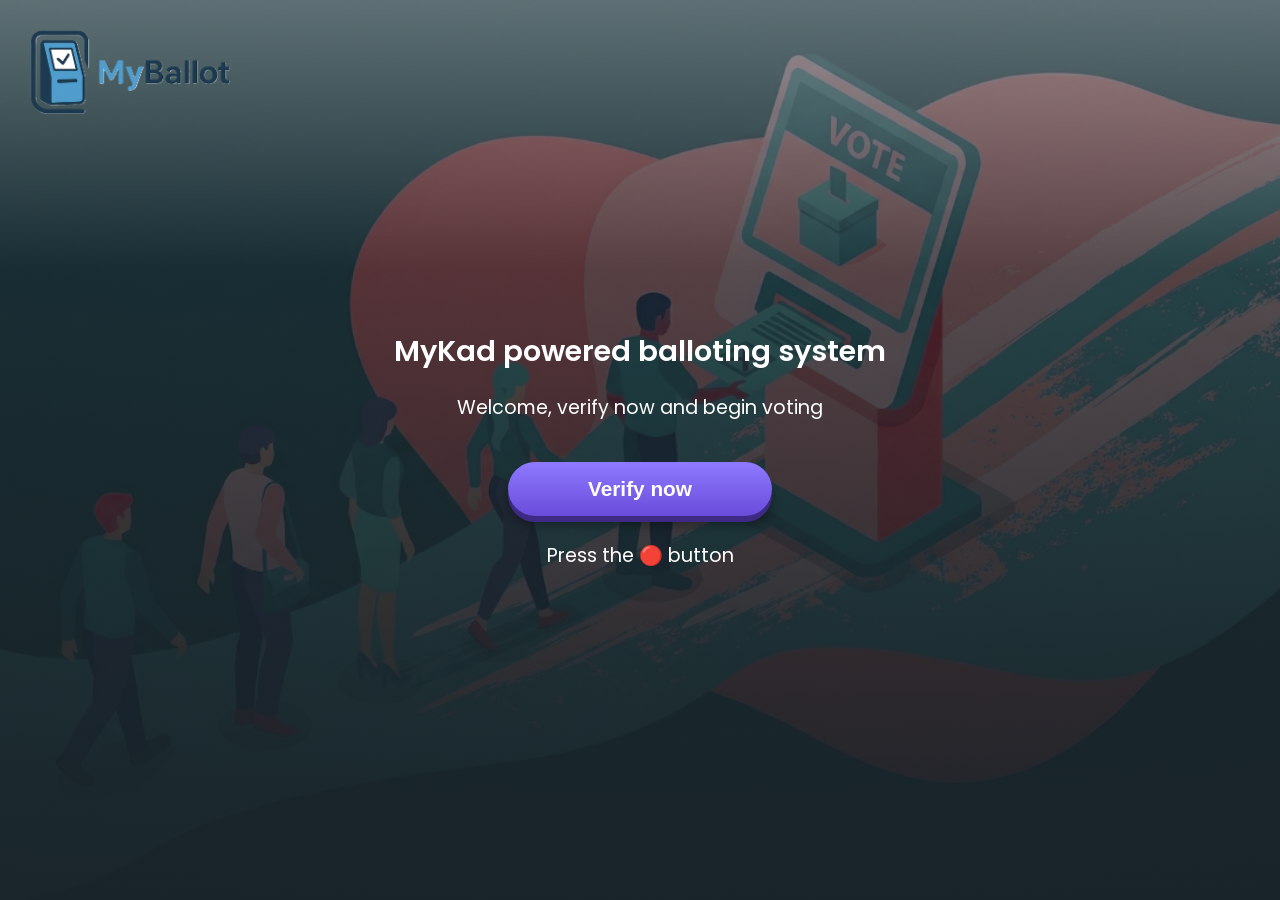
<file: prototype-v2/templates/index.html>
<!DOCTYPE html>
<html lang="en">

<head>
    <meta charset="UTF-8">
    <meta name="viewport" content="width=device-width, initial-scale=1.0">
    <title>IDBallot</title>
    <link rel="stylesheet" href="../static/css/style.css">
    <link href="https://fonts.googleapis.com/css2?family=Poppins:wght@400;600;700&display=swap" rel="stylesheet">
</head>

<body data-page="index">

    <div id="screen-landing" class="screen">
        <img src="../static/images/MyBallot.png" class="logo-img">

        <h2>MyKad powered balloting system</h2>
        <p>Welcome, verify now and begin voting</p>

        <a href="/verify">
            <button class="btn-3d">Verify now</button>
        </a>
        <br>
        <p>Press the 🔴 button</p>
    </div>
    <script src="../static/js/app.js"></script>

</body>

</html>
</file>
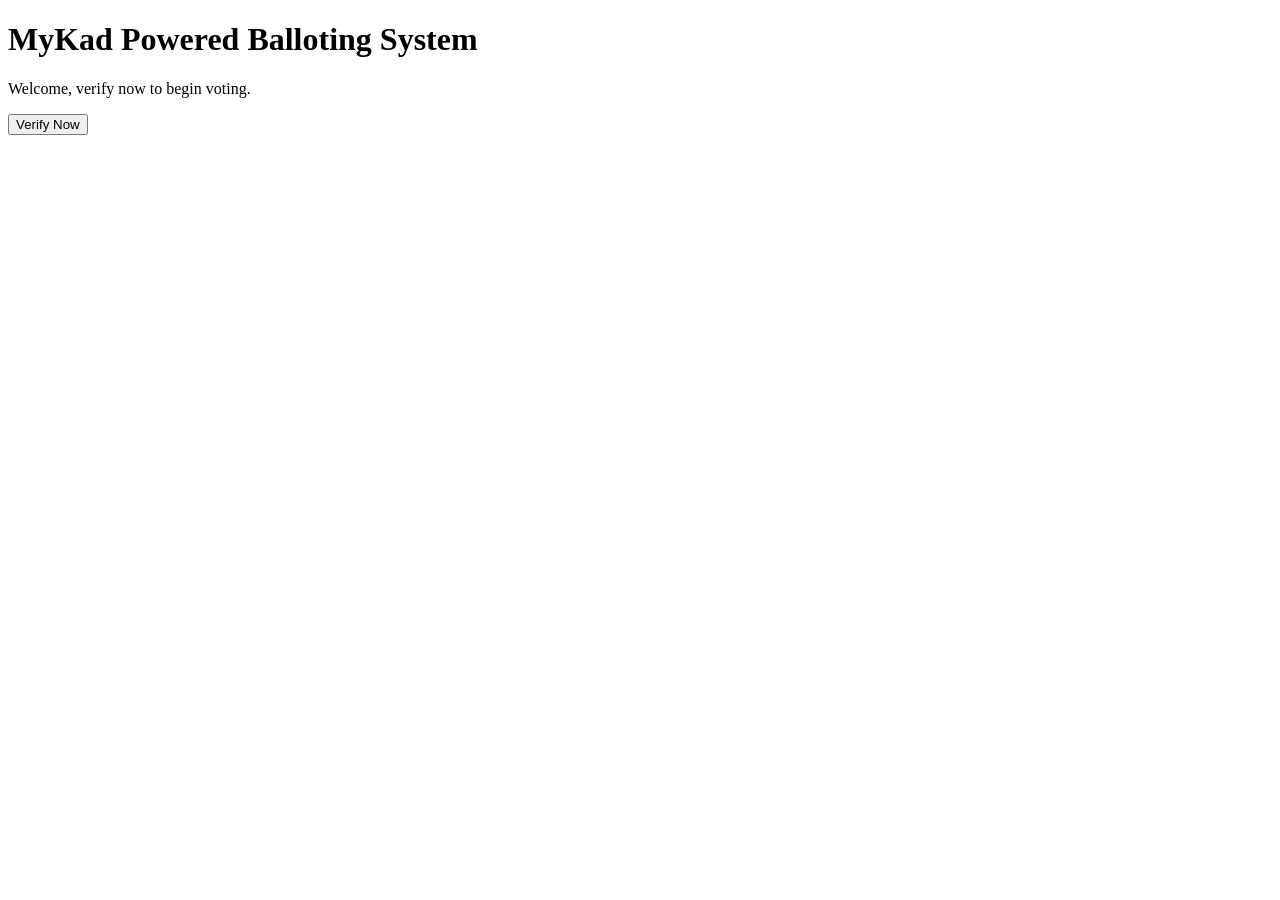
<file: prototype-v2/templates/testing/index.html>
<!DOCTYPE html>
<html>
<body>
    <h1>MyKad Powered Balloting System</h1>
    <p>Welcome, verify now to begin voting.</p>
    <a href="/verify">
        <button>Verify Now</button>
    </a>
</body>
</html>
</file>
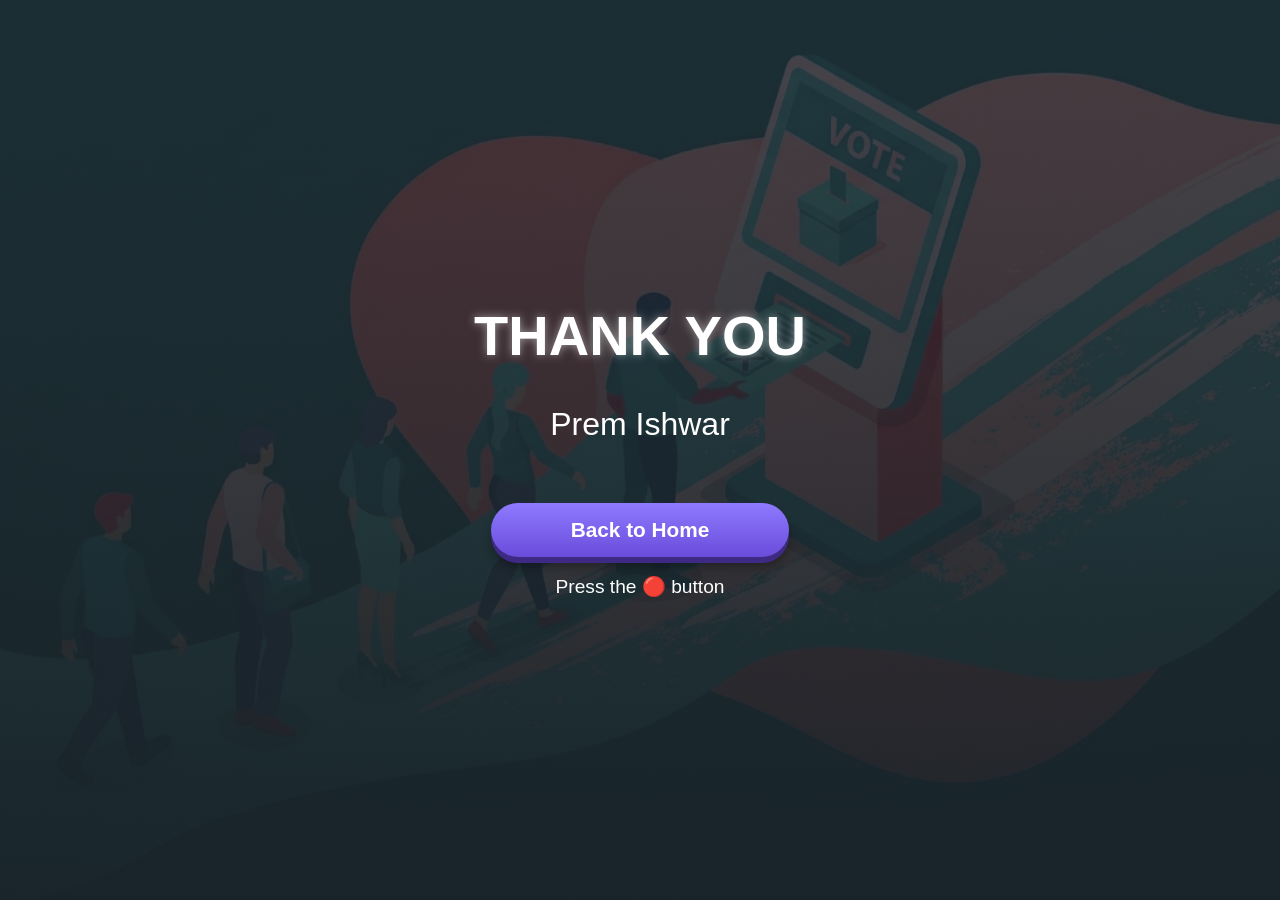
<file: prototype-v2/templates/thankyou.html>
<!DOCTYPE html>
<html lang="en">

<head>
    <meta charset="UTF-8">
    <meta name="viewport" content="width=device-width, initial-scale=1.0">
    <title>IDBallot - Thank You</title>
    <link rel="stylesheet" href="../static/css/style.css">
</head>

<body data-page="thankyou">

    <div id="screen-thankyou" class="screen">
        <h1>THANK YOU</h1>
        <br>
        <div class="user-name-display">Prem Ishwar</div>

        <a href="/">
            <button class="btn-3d">Back to Home</button>
        </a>
        <br>
        <p>Press the 🔴 button</p>
    </div>
    <script src="../static/js/app.js"></script>

</body>

</html>
</file>
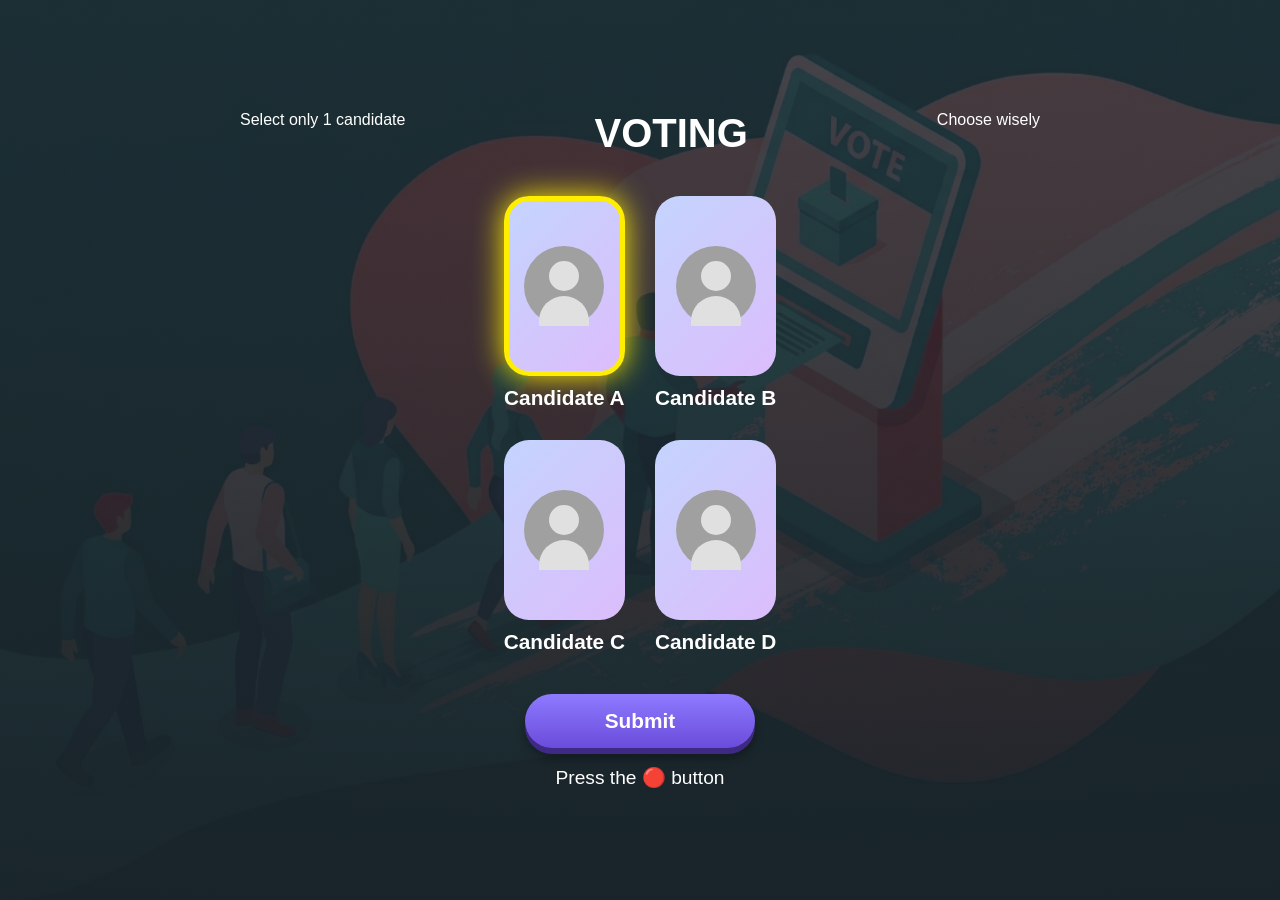
<file: prototype-v2/templates/vote.html>
<!DOCTYPE html>
<html lang="en">

<head>
    <meta charset="UTF-8">
    <meta name="viewport" content="width=device-width, initial-scale=1.0">
    <title>IDBallot - Voting</title>
    <link rel="stylesheet" href="../static/css/style.css">
</head>

<body data-page="vote">

    <div id="screen-voting" class="screen">

        <div class="voting-header">
            <span>Select only 1 candidate</span>
            <span class="voting-title">VOTING</span>
            <span>Choose wisely</span>
        </div>

        <div class="candidates-grid">
            <div class="candidate-wrapper">
                <div class="candidate-box selected" onclick="selectCandidate(this)">
                    <div class="user-icon"></div>
                </div>
                <div class="candidate-name">Candidate A</div>
            </div>

            <div class="candidate-wrapper">
                <div class="candidate-box" onclick="selectCandidate(this)">
                    <div class="user-icon"></div>
                </div>
                <div class="candidate-name">Candidate B</div>
            </div>

            <div class="candidate-wrapper">
                <div class="candidate-box" onclick="selectCandidate(this)">
                    <div class="user-icon"></div>
                </div>
                <div class="candidate-name">Candidate C</div>
            </div>

            <div class="candidate-wrapper">
                <div class="candidate-box" onclick="selectCandidate(this)">
                    <div class="user-icon"></div>
                </div>
                <div class="candidate-name">Candidate D</div>
            </div>
        </div>

        <div id="countdown" style="font-size:2rem; margin-top:20px; display:none;">
            Confirming in <span id="countdown-number">5</span>
        </div>


        <a href="thankyou.html">
            <button class="btn-3d">Submit</button>
        </a>
        <br>
        <p>Press the 🔴 button</p>
    </div>

    <script src="../static/js/app.js"></script>
</body>

</html>
</file>
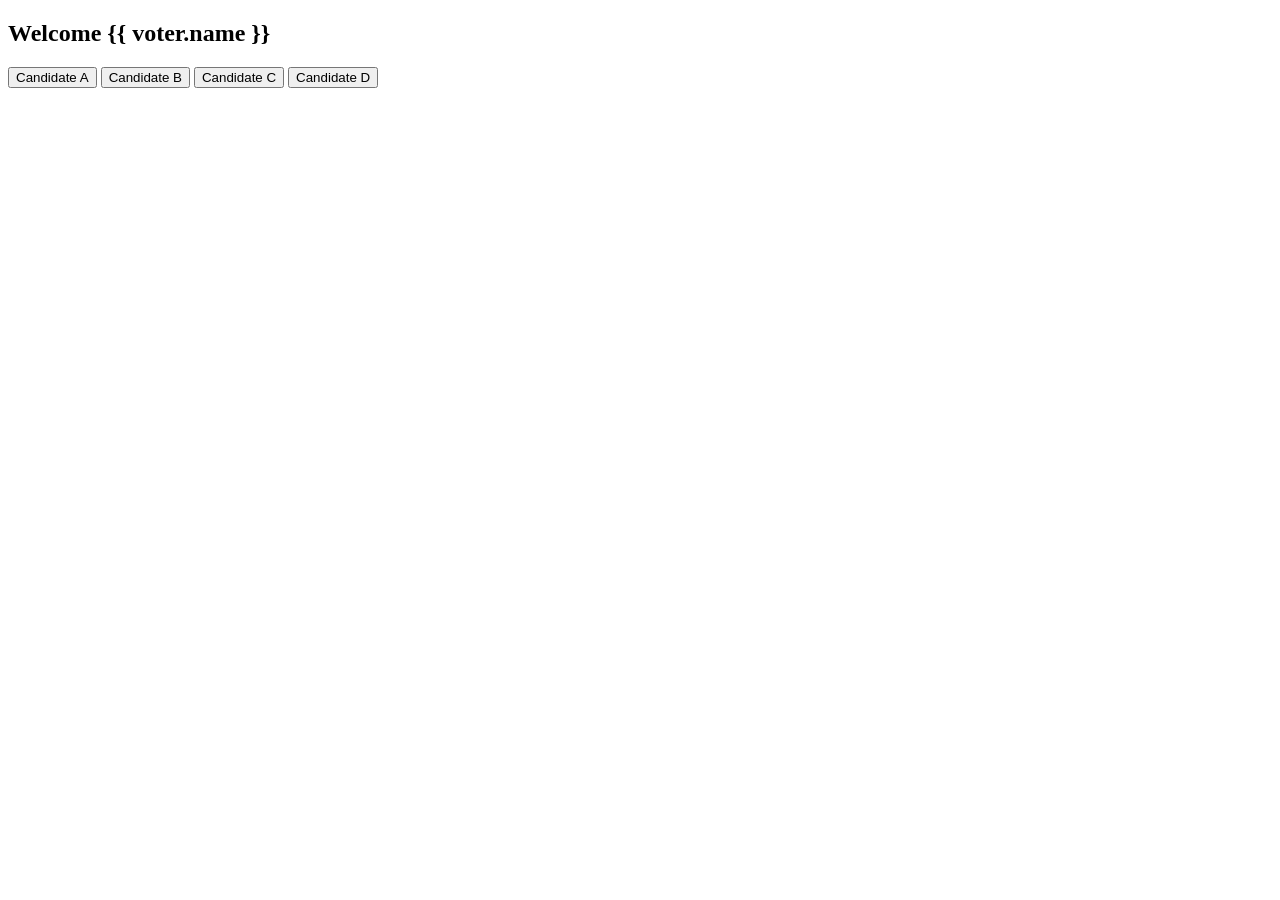
<file: prototype-v2/templates/testing/vote.html>
<!DOCTYPE html>
<html>
<body>
    <h2>Welcome {{ voter.name }}</h2>

    <form method="post">
        <button name="choice" value="Candidate A">Candidate A</button>
        <button name="choice" value="Candidate B">Candidate B</button>
        <button name="choice" value="Candidate C">Candidate C</button>
        <button name="choice" value="Candidate D">Candidate D</button>
    </form>
</body>
</html>
</file>
<file: prototype-v2/static/css/style.css>
/* Reset all */
* {
    box-sizing: border-box;
    margin: 0;
    padding: 0;
}

body {
    font-family: 'Poppins', sans-serif;
    background-color: #1e2a30;
    color: white;
    height: 100vh;
    overflow: hidden;
}

/* Screen base */
.screen {
    height: 100vh;
    width: 100%;
    display: flex;
    flex-direction: column;
    justify-content: center;
    align-items: center;
    background-size: cover;
    background-position: center;
    background-repeat: no-repeat;
    padding: 20px;
    text-align: center;
    animation: fadeIn 0.5s ease-in-out;
}

@keyframes fadeIn {
    from { opacity: 0; }
    to { opacity: 1; }
}

/* Backgrounds */
#screen-landing {
    background-image:
        linear-gradient(to bottom, rgba(255,255,255,0.3) 0%, rgba(30,42,48,0) 30%),
        linear-gradient(rgba(30,42,48,0.6), rgba(30,42,48,0.8)),
        url('../images/bg.png');
}

#screen-voting,
#screen-thankyou {
    background-image:
        linear-gradient(rgba(30,42,48,0.8), rgba(30,42,48,0.8)),
        url('../images/bg.png');
}

/* Text */
h1 {
    font-size: 3.5rem;
    font-weight: 700;
    text-shadow: 0 0 10px rgba(255,255,255,0.5);
}

h2 {
    font-size: 1.8rem;
    font-weight: 600;
    margin-bottom: 20px;
}

p {
    font-size: 1.2rem;
}

/* Logo */
.logo-img {
    position: absolute;
    top: 30px;
    left: 30px;
    max-width: 200px;
    z-index: 10;
}

/* Button */
.btn-3d {
    background: linear-gradient(to bottom, #8e7aff, #6a4cdb);
    color: white;
    border: none;
    padding: 15px 80px;
    font-size: 1.3rem;
    font-weight: 600;
    border-radius: 50px;
    cursor: pointer;
    box-shadow: 0 6px 0 #3e2a85, 0 10px 10px rgba(0,0,0,0.3);
    transition: all 0.1s;
    margin-top: 40px;
}

.btn-3d:active {
    transform: translateY(6px);
    box-shadow: 0 0 0 #3e2a85;
}

/* Voting */
.voting-header {
    width: 100%;
    max-width: 800px;
    display: flex;
    justify-content: space-between;
    margin-bottom: 40px;
}

.voting-title {
    font-size: 2.5rem;
    font-weight: 700;
    flex-grow: 1;
    text-align: center;
}

.candidates-grid {
    display: grid;
    grid-template-columns: 1fr 1fr;
    gap: 30px;
    max-width: 700px;
}

.candidate-wrapper {
    display: flex;
    flex-direction: column;
    align-items: center;
}

.candidate-box {
    background: linear-gradient(135deg, #c4d4fd, #dcbdfc);
    width: 100%;
    height: 180px;
    border-radius: 25px;
    display: flex;
    justify-content: center;
    align-items: center;
    cursor: pointer;
}

.candidate-box.selected {
    border: 5px solid #ffee00;
    box-shadow: 0 0 30px #ffee00;
}

.candidate-name {
    font-size: 1.3rem;
    font-weight: 700;
    margin-top: 10px;
}

/* User icon */
.user-icon {
    width: 80px;
    height: 80px;
    background: #a0a0a0;
    border-radius: 50%;
    position: relative;
}
.user-icon::before {
    content: '';
    position: absolute;
    top: 15px;
    left: 25px;
    width: 30px;
    height: 30px;
    background: #e0e0e0;
    border-radius: 50%;
}
.user-icon::after {
    content: '';
    position: absolute;
    bottom: 0;
    left: 15px;
    width: 50px;
    height: 30px;
    background: #e0e0e0;
    border-radius: 25px 25px 0 0;
}

.user-name-display {
    font-size: 2rem;
    margin-top: 20px;
    margin-bottom: 20px;
}
</file>
